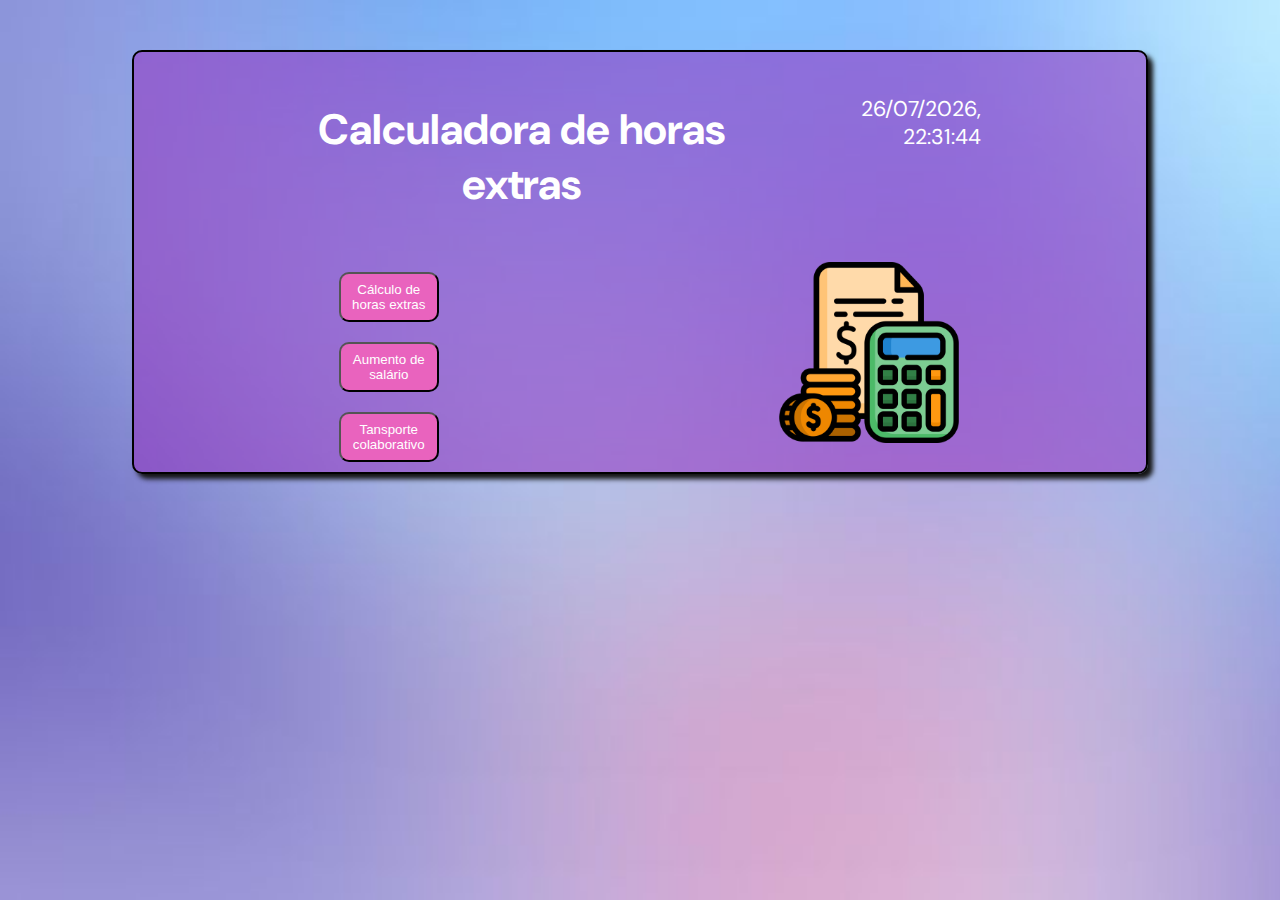
<file: Exercícios de JavaScript/index.html>
<!DOCTYPE html>
<html lang="pt-br">

<head>
    <meta charset="UTF-8">
    <meta name="viewport" content="width=device-width, initial-scale=1.0">

<link rel="preconnect" href="https://fonts.googleapis.com">
<link rel="preconnect" href="https://fonts.gstatic.com" crossorigin>
<link href="https://fonts.googleapis.com/css2?family=DM+Sans:opsz@9..40&display=swap" rel="stylesheet">

<style>
    body {
      background-image: url('gradient.jpg');
      background-repeat: no-repeat;
      background-attachment: fixed;
      background-size: cover;
    }
    </style>

    <title>Horas extras</title>
    <link rel="stylesheet" href="estilo.css">
</head>

<body>
    <div class="box">

        <div class="header">
            <h1>Calculadora de horas extras</h1>
            <p style="text-align: right; margin-right: 5%;" id="data"></p>

            <script>
                function atualizarDataHora() {
                    const dataHoraAtual = new Date();
                    const dataHoraFormatada = dataHoraAtual.toLocaleString('pt-BR');
                    const elementoDataHora = document.getElementById('data');
                    elementoDataHora.textContent = dataHoraFormatada;
                }
                atualizarDataHora();
                setInterval(atualizarDataHora, 1000);

                function mudaFoto(item){
                    document.getElementById("produto").src=item
        }
            </script>
        </div>
        <div class="main">
            <div class="form">
                <a href="ex1/ex1.html" onmousemove="mudaFoto('ex1/hora.png')"><button onclick="limpar()">Cálculo de horas extras</button></a>
                <br>
                <a href="ex2/ex2.html" onmousemove="mudaFoto('ex2/salario.png')"><button onclick="limpar()">Aumento de salário</button></a>
                <br>
                <a href="ex3/ex3.html" onmousemove="mudaFoto('ex3/transporte.png')"><button onclick="limpar()">Tansporte colaborativo</button></a>
                <br>
            </div>
            <div class="principal">
                <img id="inicio" src="inicio.png" width="40%">
        </div>
</body>

</html>
</file>
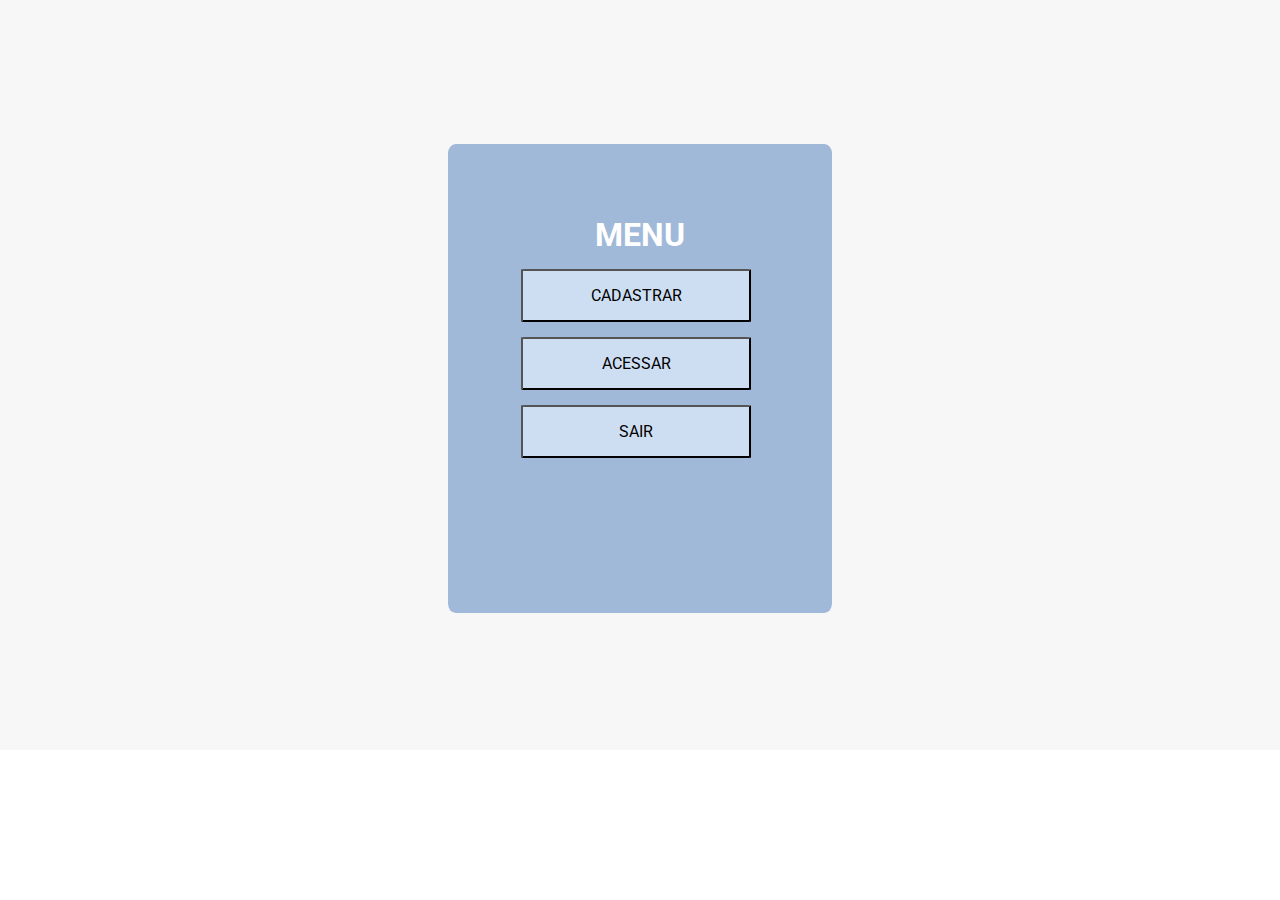
<file: Sistema de RH/index.html>
<!DOCTYPE html>
<html lang="pt-br">
<head>
    <style>
    @import url('https://fonts.googleapis.com/css2?family=Roboto&display=swap');
    </style>
    <meta charset="UTF-8">
    <link rel="stylesheet" href="estilo.css">
    <title>TECH</title>
</head>
<body>
    <header>
    </header>
    <main> 
            <div class="Menu">
            <h1>MENU</h1>
            <a href="cadastro.html"><button>CADASTRAR</button></a>
            <a href="login.html"><button>ACESSAR</button></a>
            <a href="logoff.html"><button>SAIR </button></a>
            </div>
      </main>
</body>
</html>
</file>
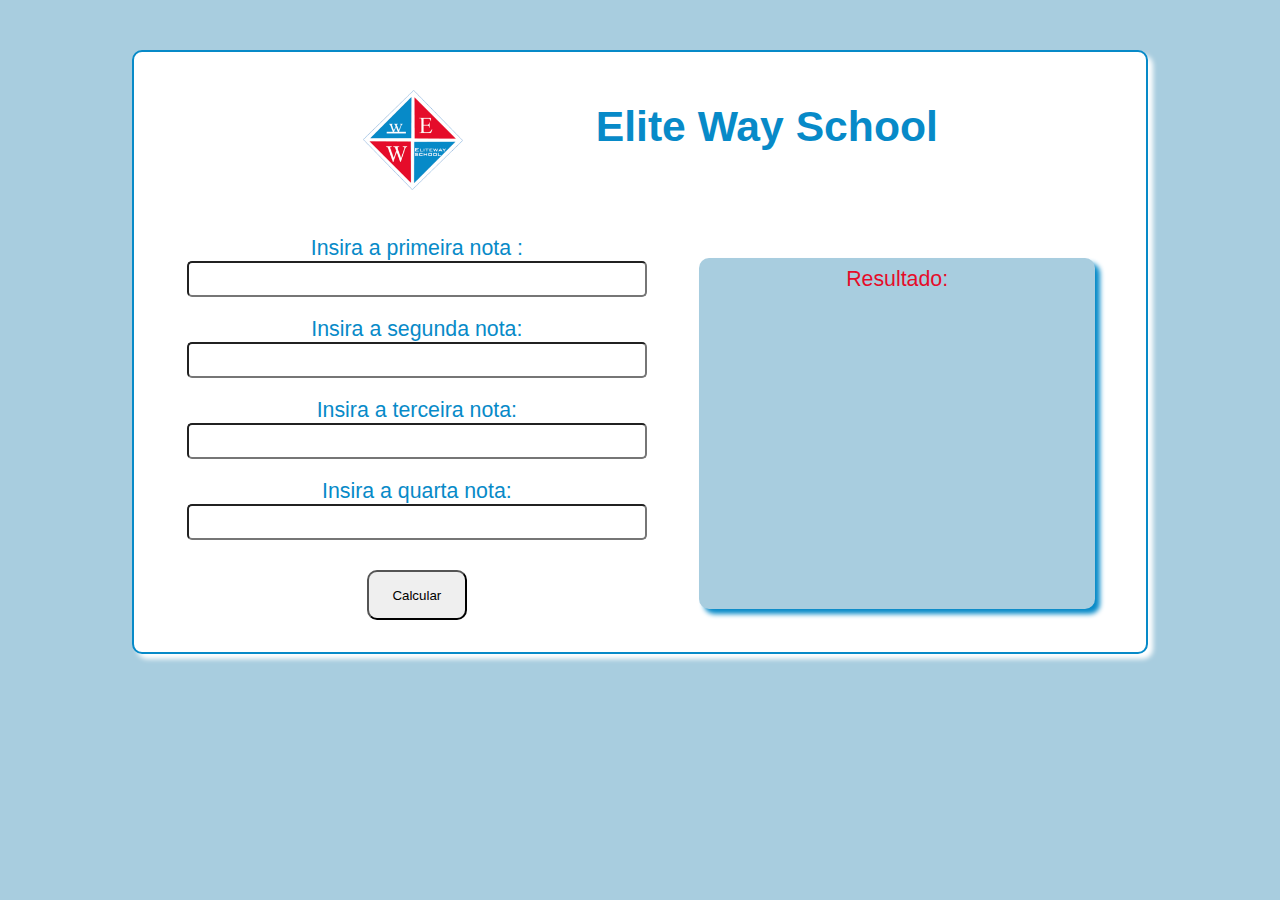
<file: Trabalho em duplas/2/index.html>
<!DOCTYPE html>
<html lang="pt-br">

<head>
    <meta charset="UTF-8">
    <meta name="viewport" content="width=device-width, initial-scale=1.0">
    <title>Exemplo 1</title>
    <link rel="stylesheet" href="estilo.css">
</head>

    <body>
        <div class="box">
            <div class="header">
                <img src="2.png" alt="">

                <h1 style="color: #078AC8;">Elite Way School</h1>
                
            </div>
            <div class="main">
                <div class="form">
                    <label for="salario">Insira a primeira nota :</label>
                    <input type="number" name="n1" id="primeira">
                    <br>
                    <label for="quant_hr_normais">Insira a segunda nota:</label>
                    <input type="number" name="n2" id="segunda">
                    <br>
                    <label for="quant_hr_normais">Insira a terceira nota:</label>
                    <input type="number" name="n2" id="terceira">
                    <br>
                    <label for="quant_hr_fds">Insira a quarta nota:</label>
                    <input type="number" name="n2" id="quarta">
                    <br>
                    <button onclick="media()">Calcular</button>
                    <br>
                </div>
                <div class="resultado">
                    <label for="res">Resultado:</label>
                    <p id="res"> </p>
                </div>
            </div>
            <p style="text-align: right; margin-right: 5%;" id="data"></p>
        </div>
        <script src="codigo.js"> </script>
    </body>
    
    </html>
</file>
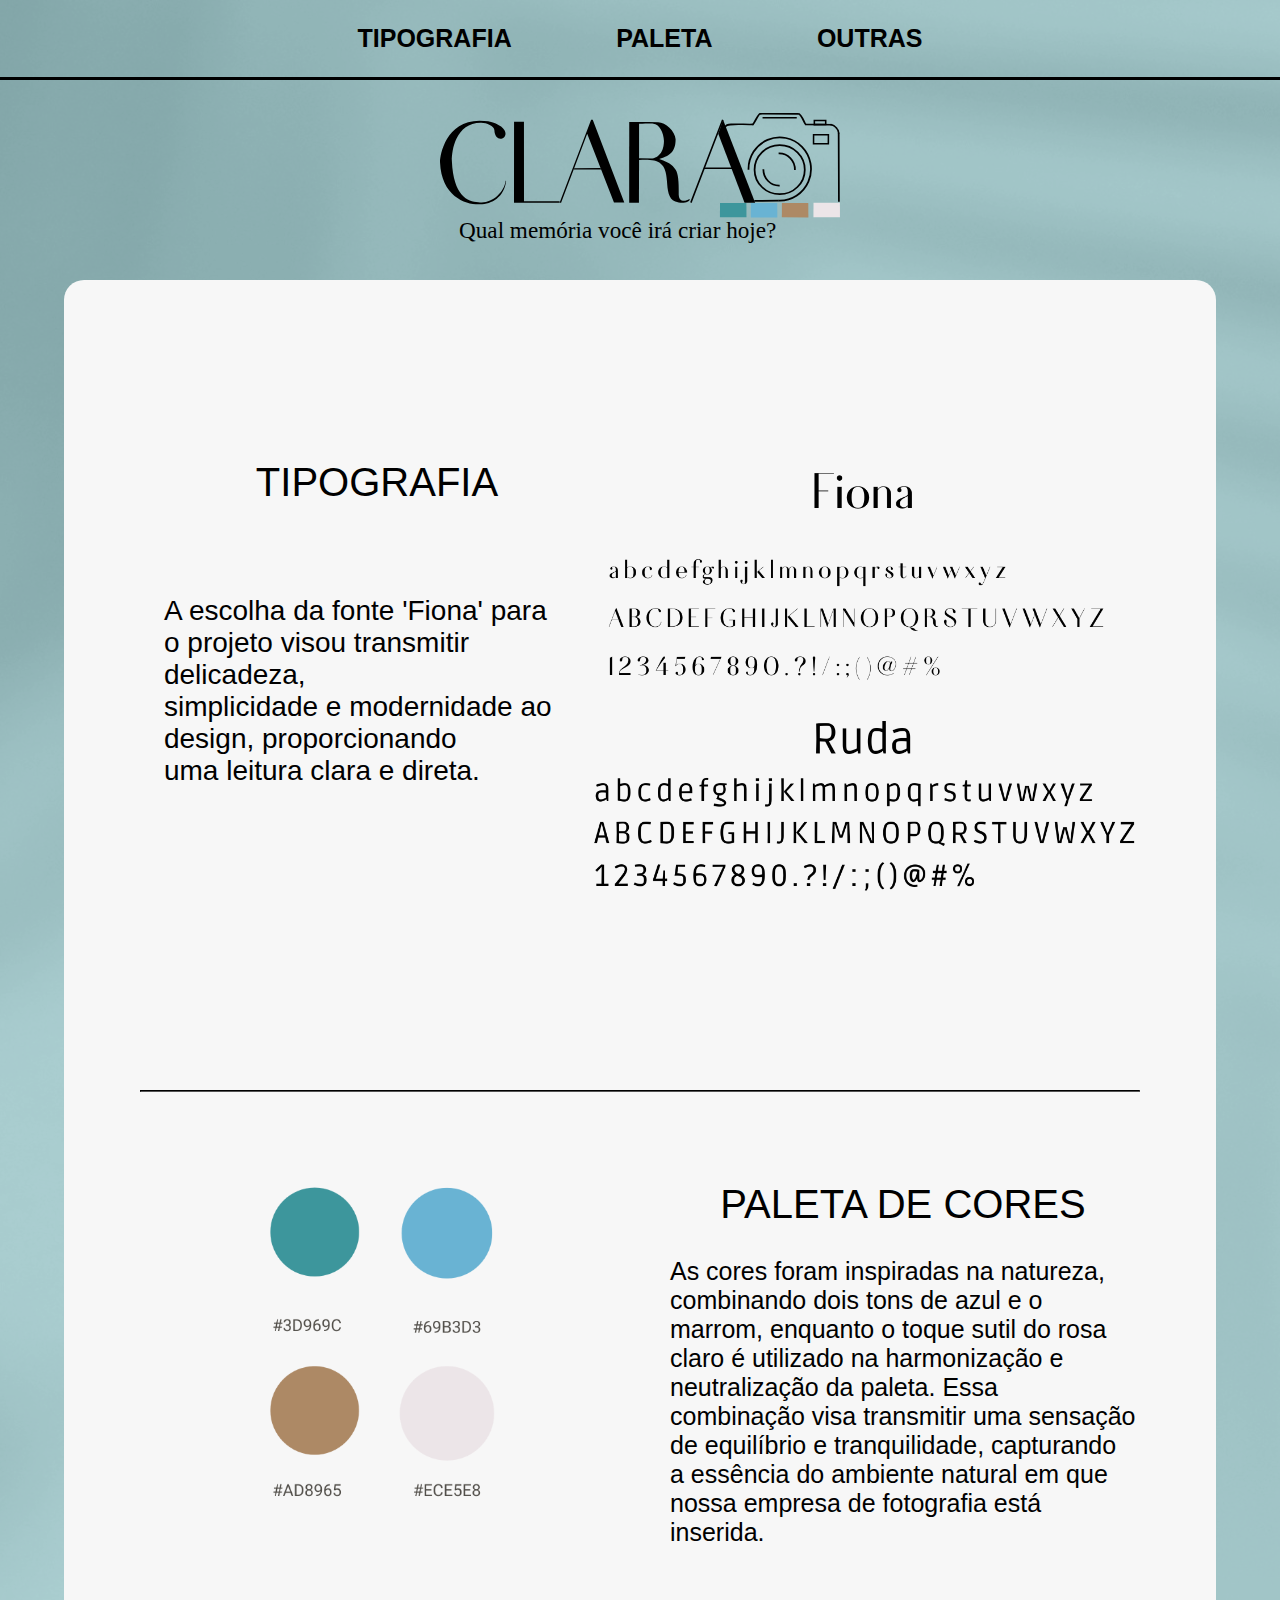
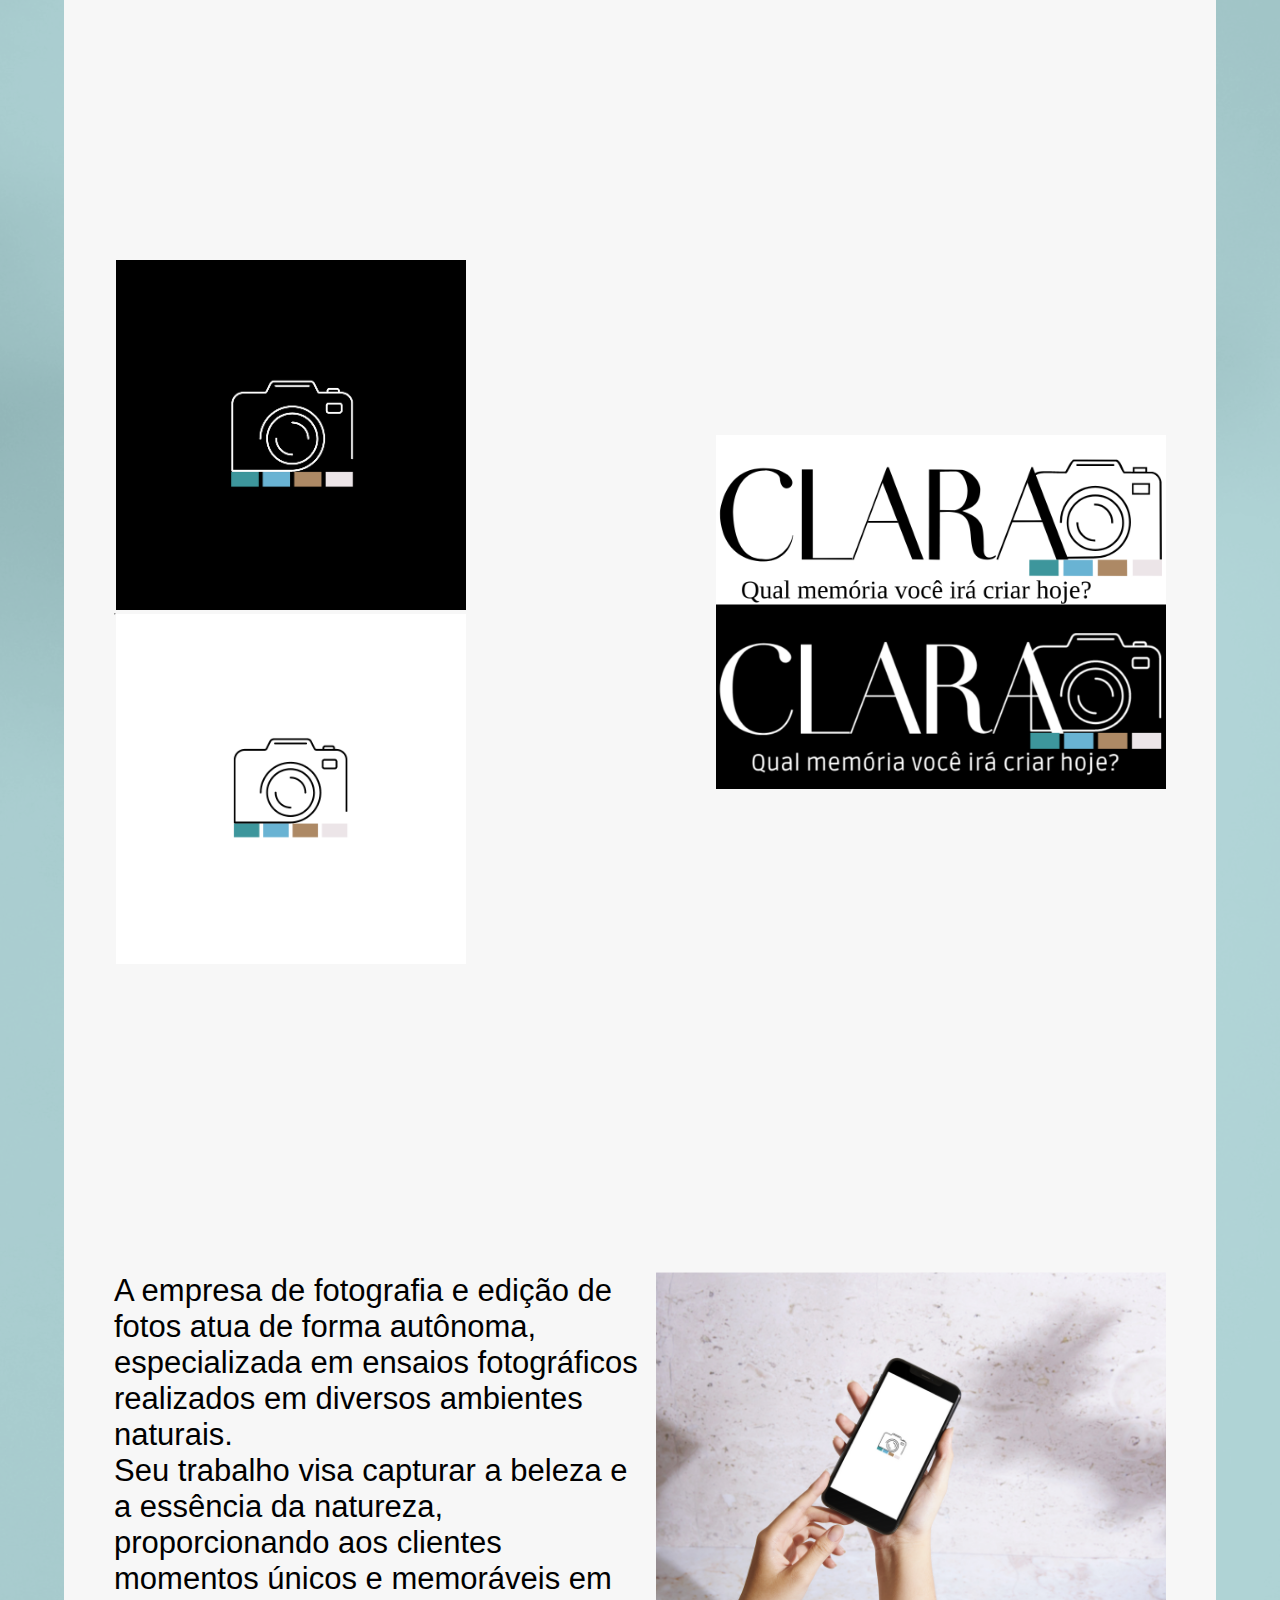
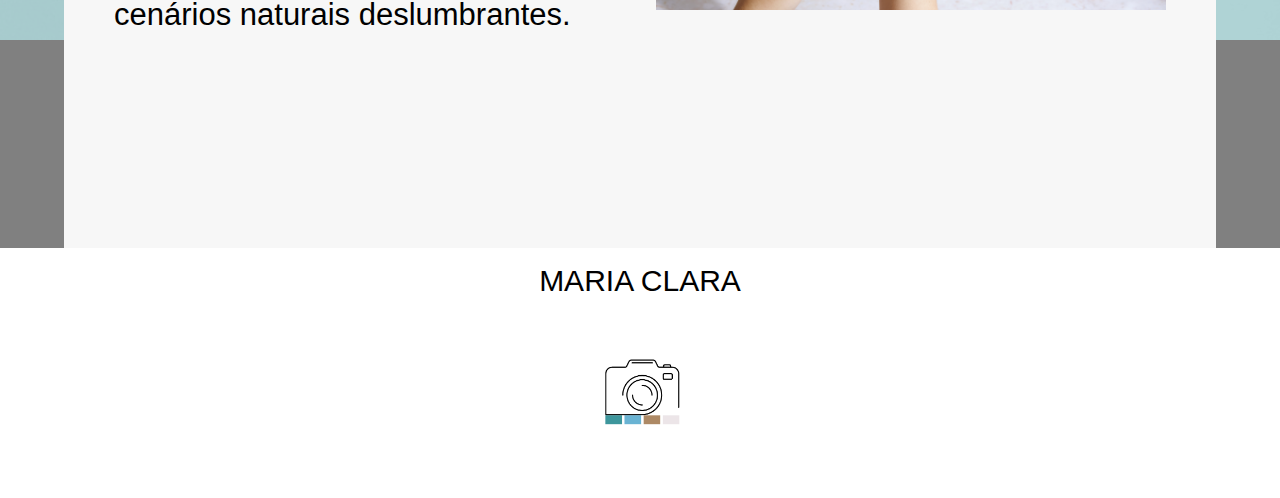
<file: Branding Board/brand.html>
<!DOCTYPE html>
<html lang="pt-br">
    <head>
        <meta charset="UTF-8">
        <title>Brand Board</title>
        <link rel="stylesheet" href= "estilo.css">
    
        <style>
            body{
                background-color: gray;
                background-image: url('imagens/fundo.png');
                background-repeat: no-repeat;
            }
        </style>

        <link rel="preconnect" href="https://fonts.googleapis.com">
        <link rel="preconnect" href="https://fonts.gstatic.com" crossorigin>
        <link href="https://fonts.googleapis.com/css2?family=Roboto:wght@300;400&display=swap" rel="stylesheet">

    </head>
    <body>
        <nav id="menu">
            <ul>
                <li><a href="#tipografia">TIPOGRAFIA</a></li>
                <li><a href="#paleta">PALETA</a></li>
                <li><a href="#outras">OUTRAS</a></li>
            </ul>
        </nav>

        <header>
            <figure>
            <img src= "imagens/logomarca.svg" width="400">
            </figure>
        </header>
        <main>
            <section id="tipografia">
                <article id="tipografiabox">
                    <h2>TIPOGRAFIA</h2>
                    <p>A escolha da fonte 'Fiona' para<br>
                    o projeto visou transmitir delicadeza,<br>
                    simplicidade e modernidade ao<br>
                    design, proporcionando <br> uma leitura
                    clara e direta.</p>
                    </div>
                </article>
                <figure id="tipografiabox2">
                    <img src="imagens/tipografia.png" width="610px">
                </figure>
            </section>

            <section id="paleta">
                <figure>
                    <img src="imagens/paleta.png" width="100">
                </figure>
                <article>
                    <hr class="linhatitulo">
                    <h3>PALETA DE CORES</h3>
                    <p>As cores foram inspiradas na natureza, combinando dois tons de azul e o marrom,
                    enquanto o toque sutil do rosa claro é utilizado na harmonização e neutralização da paleta. 
                    Essa combinação visa transmitir uma sensação de equilíbrio e tranquilidade, 
                    capturando a essência do ambiente natural em que nossa empresa de fotografia está inserida.</p>
                </article>
            </section>

            <section id="outras">
                <hr class="linhatitulo2">
                <article id="imagens1box">
                    <figure>
                        <img src="imagens/logo1.png" width="350">
                        <img src="imagens/logo2.png" width="350">
                    </figure>
                </article>
                
            <figure id="imagens2box">
                    <img src="imagens/logo3.png" width="450">
            </figure>      
            </section>

            <section id="empresa">
                <article id="empresabox">
                    <p>A empresa de fotografia e edição de fotos atua de forma autônoma,<br> 
                    especializada em ensaios fotográficos realizados em diversos ambientes naturais.<br>
                    Seu trabalho visa capturar a beleza e a essência da natureza,<br>
                    proporcionando aos clientes momentos únicos e memoráveis em cenários naturais deslumbrantes.</p>
                </article>
            <figure id="tipografiabox2">
                <img src="imagens/celular.png" width="510px">
            </figure>
            </section>
        </main>

    <footer id="rodape">
        <article>
            <p>MARIA CLARA</p>
        </article>
        <figure>
            <img src="imagens/rodape.png">
            </figure>  
    </footer>

    </body>
</html>
</file>
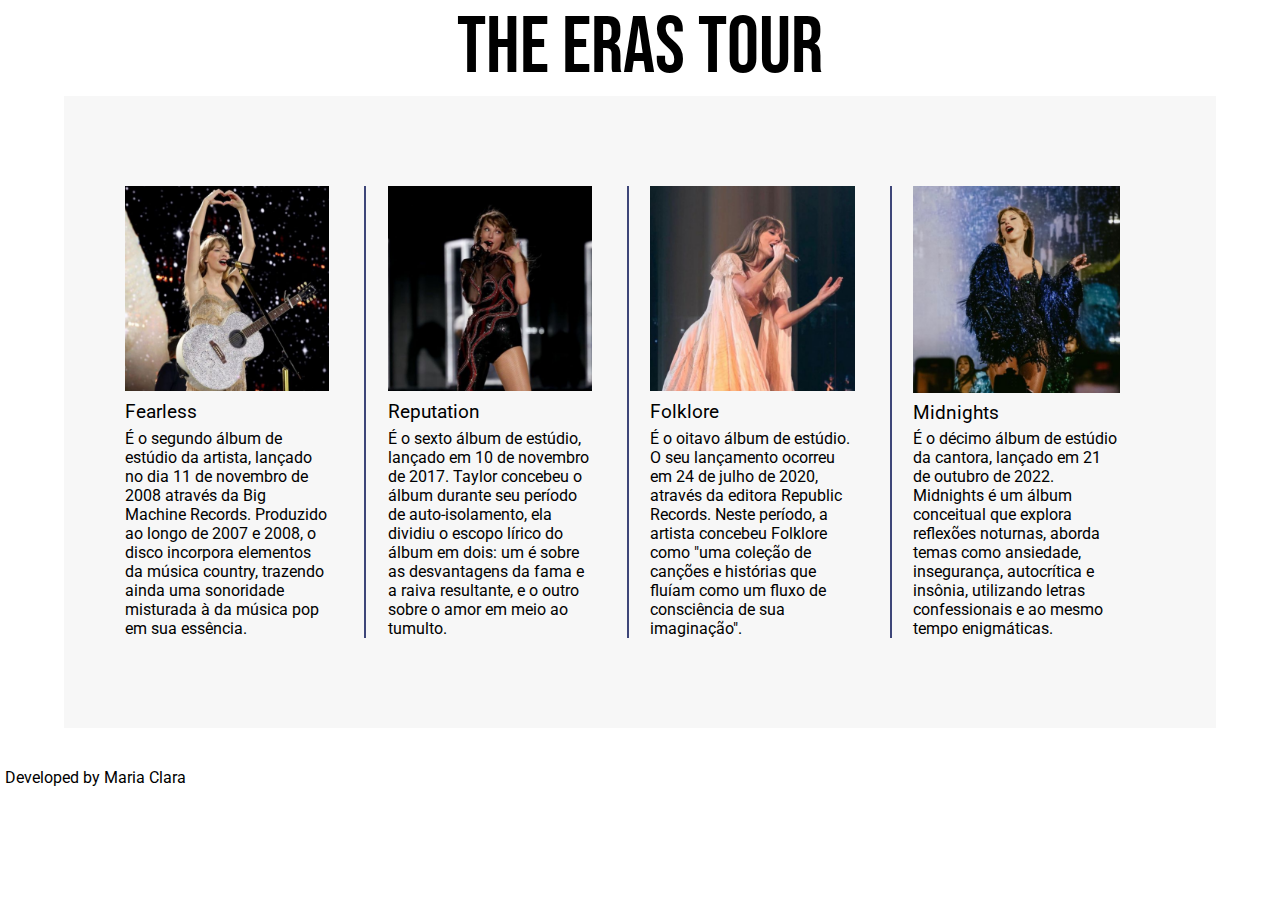
<file: Colunas Responsivas/theeras.html>
<!DOCTYPE html>
<html lang="pt-br">
<head>
    <meta charset="UTF-8">
    <link rel="icon" href="imagens/favicon.ico">
    <title>The Eras Tour</title>
    <link rel="stylesheet" href="estilo.css">

<link rel="preconnect" href="https://fonts.googleapis.com">
<link rel="preconnect" href="https://fonts.gstatic.com" crossorigin>
<link href="https://fonts.googleapis.com/css2?family=Roboto&display=swap" rel="stylesheet">

<link rel="preconnect" href="https://fonts.googleapis.com">
<link rel="preconnect" href="https://fonts.gstatic.com" crossorigin>
<link href="https://fonts.googleapis.com/css2?family=Bebas+Neue&display=swap" rel="stylesheet">

</head>
<body>
    <header>
        <article>
        <h1>THE ERAS TOUR</h1>
        </article>
    </header>
    <main>
        <div class="eras">
            <div class="theeras">
                <figure>
                    <img src="imagens/Fearless.png">
                </figure>
                    <h3>Fearless</h3>
                        <p>É o segundo álbum de estúdio da artista, lançado no dia 11 de novembro de 2008 através da Big Machine Records. 
                        Produzido ao longo de 2007 e 2008, o disco incorpora elementos da música country,
                        trazendo ainda uma sonoridade misturada à da música pop em sua essência.</p>
            </div>
            <div class="theeras">
                <figure>
                    <img src="imagens/Reputation.png">
                </figure>
                    <h3>Reputation</h3>
                    <p>É o sexto álbum de estúdio, lançado em 10 de novembro de 2017. 
                        Taylor concebeu o álbum durante seu período de auto-isolamento, ela dividiu o escopo lírico do álbum em dois:
                    um é sobre as desvantagens da fama e a raiva resultante, e o outro sobre o amor em meio ao tumulto.</p>

            </div>
            <div class="theeras">
                <figure>
                    <img src="imagens/Folklore.png">
                </figure>
                    <h3>Folklore</h3>
                    <p>É o oitavo álbum de estúdio. O seu lançamento ocorreu em 24 de julho de 2020,
                    através da editora Republic Records. Neste período, a artista concebeu Folklore como
                    "uma coleção de canções e histórias que fluíam como um fluxo de consciência de sua imaginação".</p>
            </div>
        
            <div class="theeras">
                <figure>
                    <img src="imagens/Midnights.png">
                </figure>
                    <h3>Midnights</h3>
                    <p>É o décimo álbum de estúdio da cantora, lançado em 21 de outubro de 2022.
                    Midnights é um álbum conceitual que explora reflexões noturnas, aborda temas como ansiedade, insegurança, autocrítica e
                    insônia, utilizando letras confessionais e ao mesmo tempo enigmáticas. </p>
            </div>
        </div>
        
    </main>

    <footer>
        <p>Developed by Maria Clara</p>
    </footer>

</body>
</html>
</file>
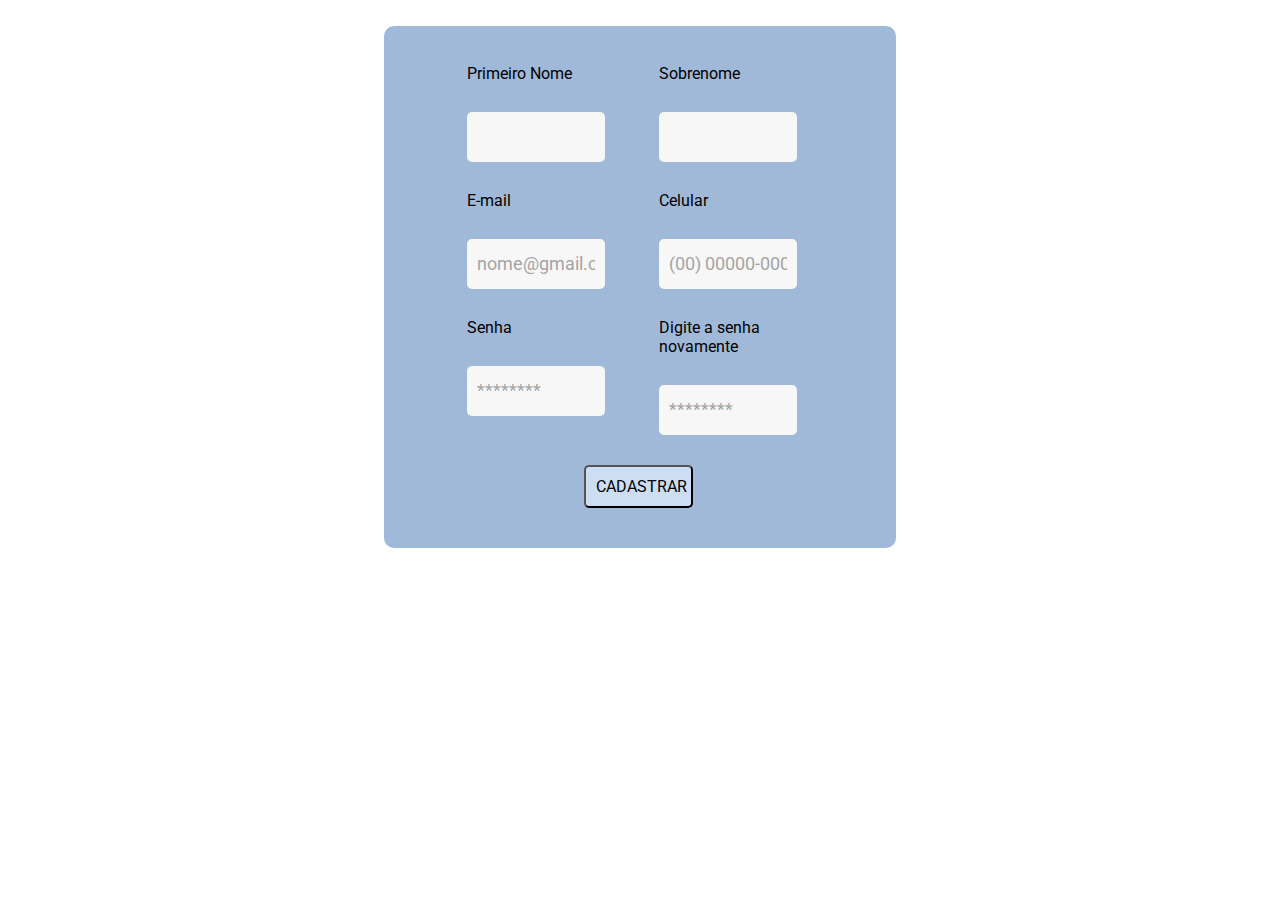
<file: Sistema de RH/cadastro.html>
<!DOCTYPE html>
<html lang="pt-br">
<head>
    <style>
        @import url('https://fonts.googleapis.com/css2?family=Roboto&display=swap');
      </style>
    <meta charset="UTF-8">
    <link rel="stylesheet" href="estilo.css">
    <title>Tech Cadastro</title>
</head>
<body>
    <section id="CADASTRO">
        <form>
            <div class="form_row">
              <div class="form_col">
                <label>Primeiro Nome</label><br>
                <input type="text" name="name" size="40" required ><br>
              </div>
              <div class="form_col">
                <label>Sobrenome</label><br>
                <input type="text" name="sobrenome" size="20" required><br>
              </div>
            </div>
    
            <div class="form_row">
              <div class="form_col">
                <label>E-mail</label><br>
                <input type="email" name="e-mail" size="40" placeholder="nome@gmail.com" required><br>
              </div>
              <div class="form_col">
                <label>Celular</label><br>
                <input type="tel" name="telefone" size="18" placeholder="(00) 00000-0000" required maxlength="14"><br>
              </div>
            </div>
    
            <div class="form_row">
              <div class="form_col">
                <label>Senha</label><br>
                <input type="text" name="senha" size="20" placeholder="********" required><br>
              </div>
              <div class="form_col">
                <label>Digite a senha novamente</label><br>
                <input type="text" name="senha" size="20" placeholder="********" required><br>
              </div>
            </div>
          </form>
          <a href="index.html"><input type="submit" name="botao" value="CADASTRAR" class="botao"></a>
    </section>
</body>
</html>
</file>
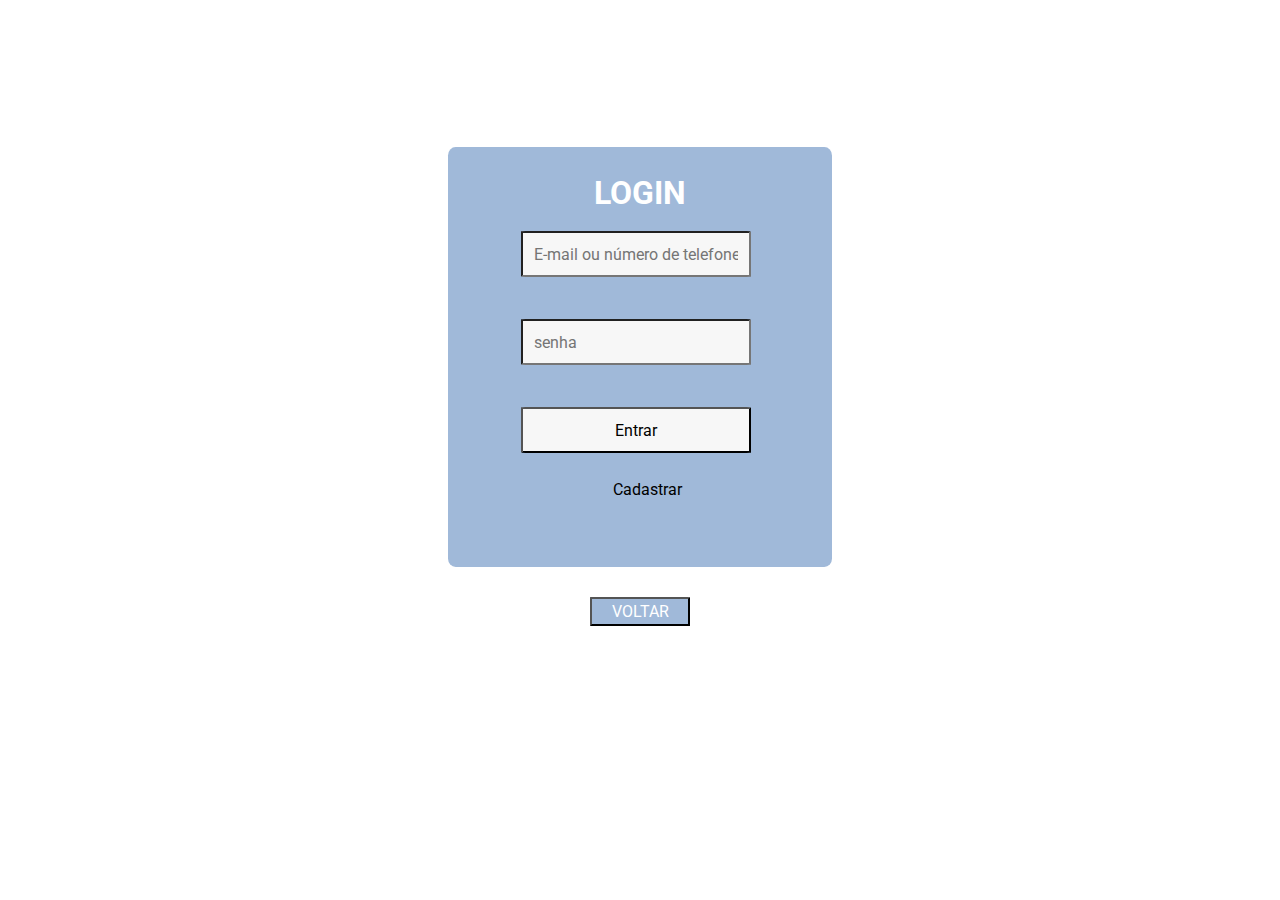
<file: Sistema de RH/login.html>
<!DOCTYPE html>
<html lang="pt-br">
<head>
    <style>
        @import url('https://fonts.googleapis.com/css2?family=Roboto&display=swap');
      </style>
    <meta charset="UTF-8">
    <link rel="stylesheet" href="estilo.css">
    <title>Tech Login</title>
</head>
<body>
    <section id="Acesso">
        <div class="LOGIN">
            <form>
                <h1>LOGIN</h1>
                <input type="text" name="user" placeholder="E-mail ou número de telefone" required><br>
                <input type="password" name="senha" placeholder="senha " required><br>
                <input type="submit" value="Entrar"><br>
                <a href="cadastro.html" class="ajuda">Cadastrar</a>
              </form>
        </div>
        <a href="index.html" style="height: 50px; width:100px ;"><button>VOLTAR</button></a>
    </section>  
</body>
</html>
</file>
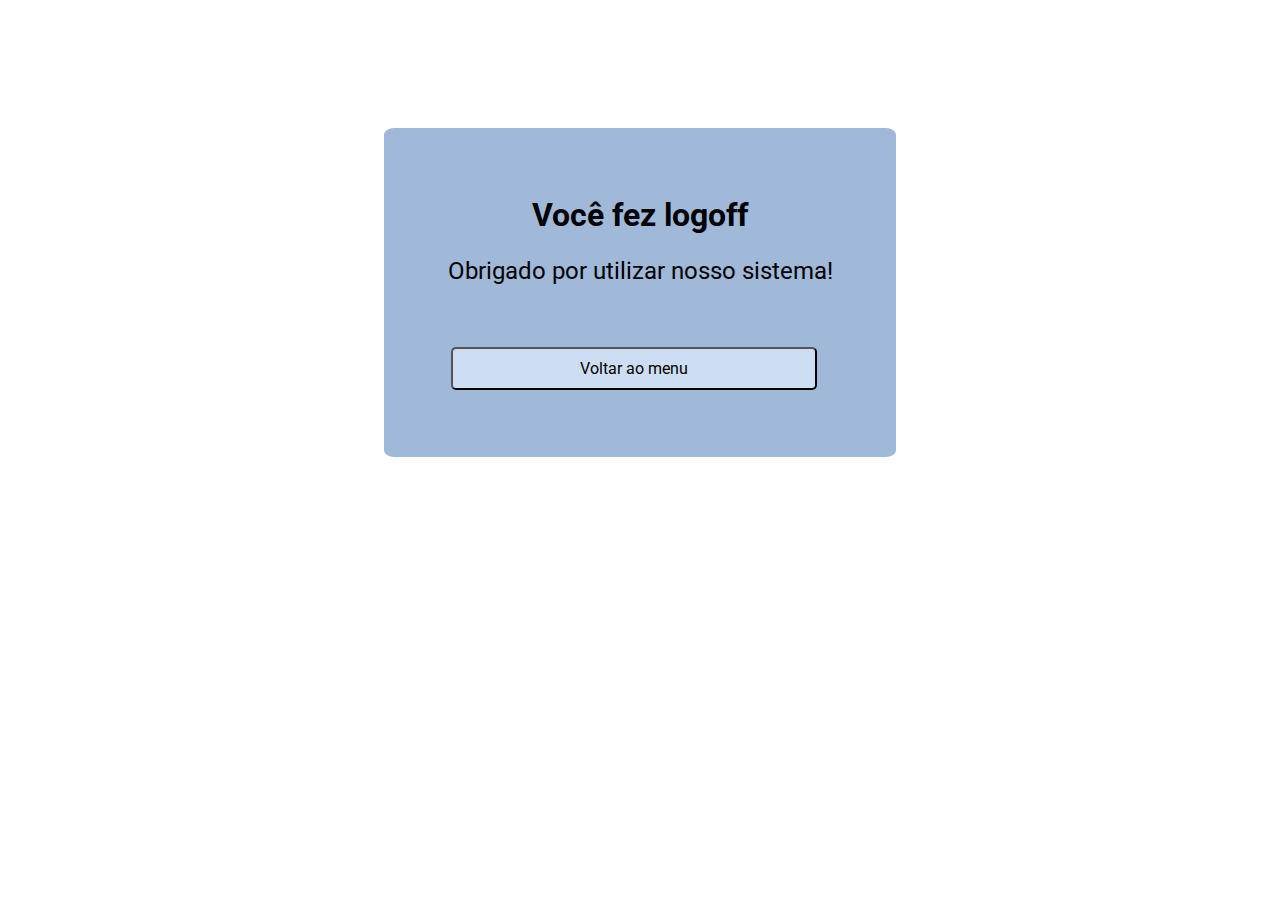
<file: Sistema de RH/logoff.html>
<!DOCTYPE html>
<html lang="pt-br">
<head>
    <style>
        @import url('https://fonts.googleapis.com/css2?family=Roboto&display=swap');
      </style>
    <title>Logoff</title>
<meta charset="utf-8">
<link rel= "stylesheet" href="estilo.css">
</head>
<body>
    <section id="logoff">
        <div class="saida">
        <h3>Você fez logoff</h3>
        <p>Obrigado por utilizar nosso sistema!</p>
        <a href="index.html"><input type="submit" name="botao" value="Voltar ao menu" class="botao"></a>
        </div>
    </section>
</body>
</html>
</file>
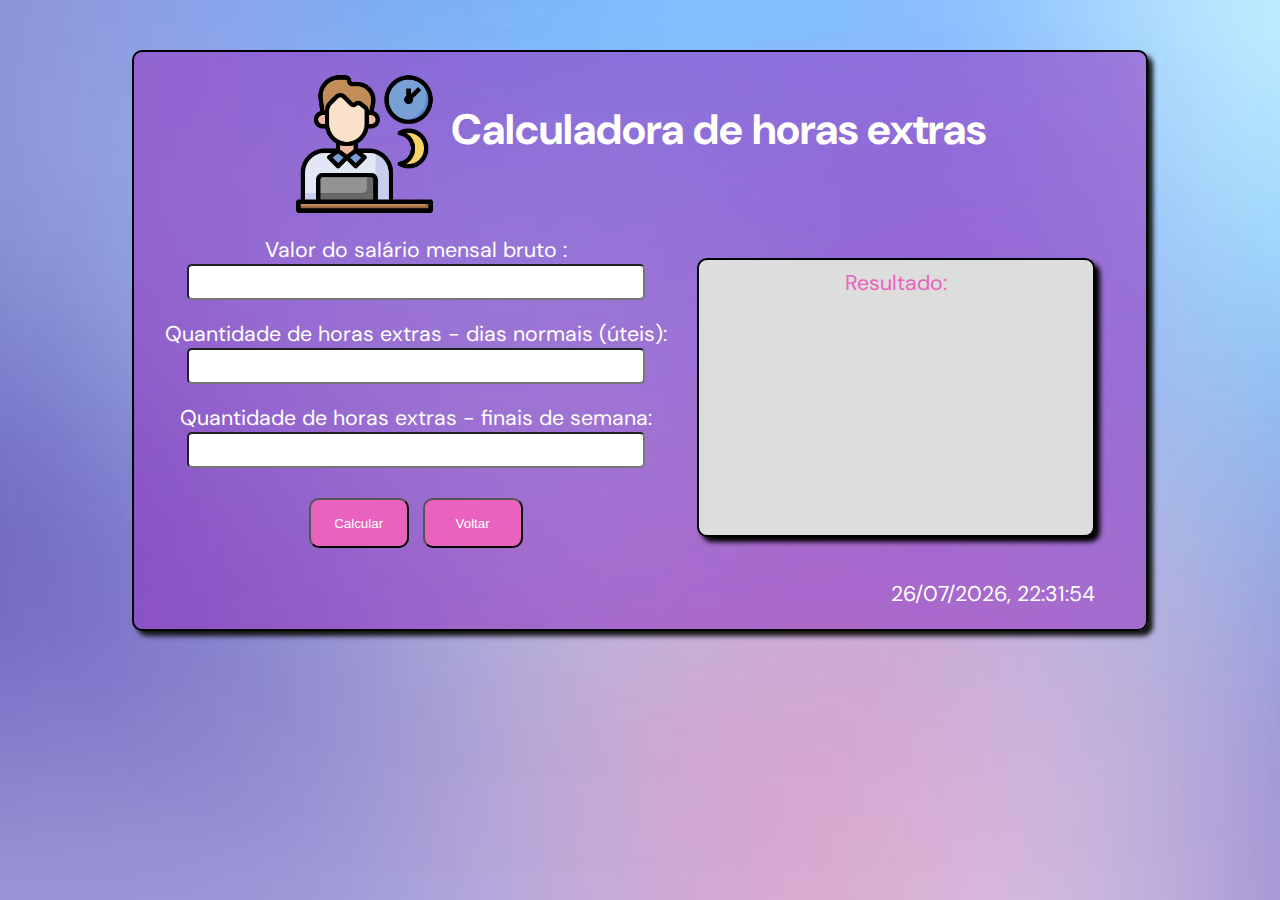
<file: Exercícios de JavaScript/ex1/ex1.html>
<!DOCTYPE html>
<html lang="pt-br">

<head>
    <meta charset="UTF-8">
    <meta name="viewport" content="width=device-width, initial-scale=1.0">

<link rel="preconnect" href="https://fonts.googleapis.com">
<link rel="preconnect" href="https://fonts.gstatic.com" crossorigin>
<link href="https://fonts.googleapis.com/css2?family=DM+Sans:opsz@9..40&display=swap" rel="stylesheet">

<style>
    body {
      background-image: url('gradient.jpg');
      background-repeat: no-repeat;
      background-attachment: fixed;
      background-size: cover;
    }
</style>

    <title>Horas extras</title>
    <link rel="stylesheet" href="estilo1.css">
</head>

<body>
    <div class="box">

        <div class="header">
            <img src="hora.png" alt="">
            <h1>Calculadora de horas extras</h1>
        </div>
        <div class="main">
            <div class="form">
                <label for="salario">Valor do salário mensal bruto :</label>
                <input type="number" name="n1" id="salario">
                <br>
                <label for="quant_hr_normais">Quantidade de horas extras - dias normais (úteis):</label>
                <input type="number" name="n2" id="quant_hr_normais">
                <br>
                <label for="quant_hr_fds">Quantidade de horas extras - finais de semana:</label>
                <input type="number" name="n2" id="quant_hr_fds">
                <br>
                <button onclick="calcular()">Calcular</button>
                <a href="../index.html"><button onclick="limpar()">Voltar</button></a>
                <br>
            </div>
            <div class="resultado">
                <label for="res">Resultado:</label>
                <p id="res"> </p>
            </div>
        </div>
        <p style="text-align: right; margin-right: 5%;" id="data"></p>
    </div>
    <script src="codigo.js"> </script>
</body>

</html>
</file>
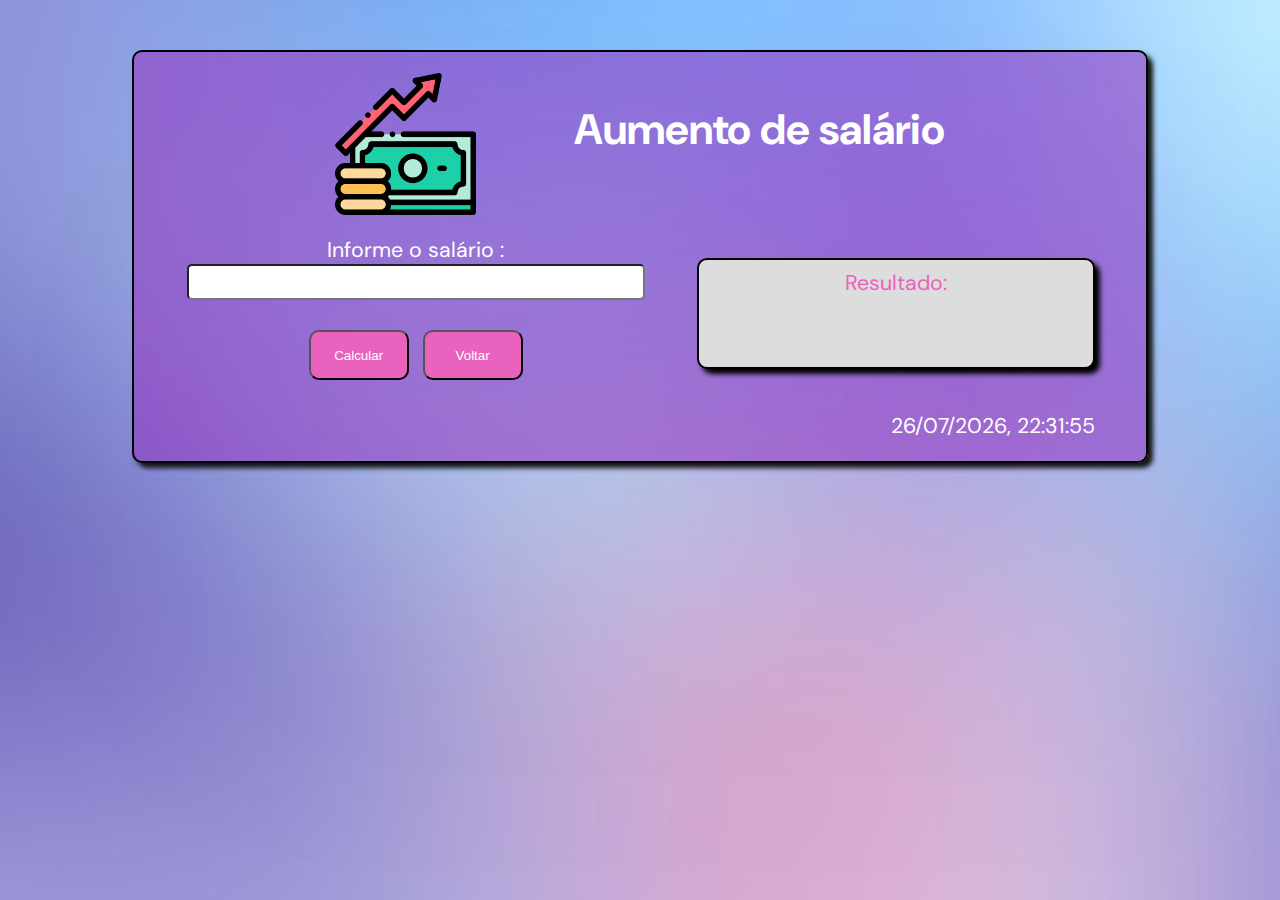
<file: Exercícios de JavaScript/ex2/ex2.html>
<!DOCTYPE html>
<html lang="pt-br">
<head>
    <meta charset="UTF-8">
    <meta name="viewport" content="width=device-width, initial-scale=1.0">
    <title>Auento de salário</title>

    <link rel="preconnect" href="https://fonts.googleapis.com">
    <link rel="preconnect" href="https://fonts.gstatic.com" crossorigin>
    <link href="https://fonts.googleapis.com/css2?family=DM+Sans:opsz@9..40&display=swap" rel="stylesheet">

<style>
    body {
      background-image: url('gradient.jpg');
      background-repeat: no-repeat;
      background-attachment: fixed;
      background-size: cover;
    }
    </style>

    <title>Aumento de salário</title>
    <link rel="stylesheet" href="estilo2.css">
</head>
<body>
    <div class="box">

        <div class="header">
            <img src="salario.png" alt="">
            <h1>Aumento de salário</h1>
        </div>
        <div class="main">
            <div class="form">
                <label for="salario">Informe o salário :</label>
                <input type="number" name="n1" id="salario">
                <br>
                <button onclick="calcular()">Calcular</button>
                <a href="../index.html"><button onclick="limpar()">Voltar</button></a>
                <br>
            </div>
            <div class="resultado">
                <label for="res">Resultado:</label>
                <p id="res"> </p>
            </div>
        </div>
        <p style="text-align: right; margin-right: 5%;" id="data"></p>
    </div>
    <script src="codigo2.js"> </script>
    
</body>
</html>
</file>
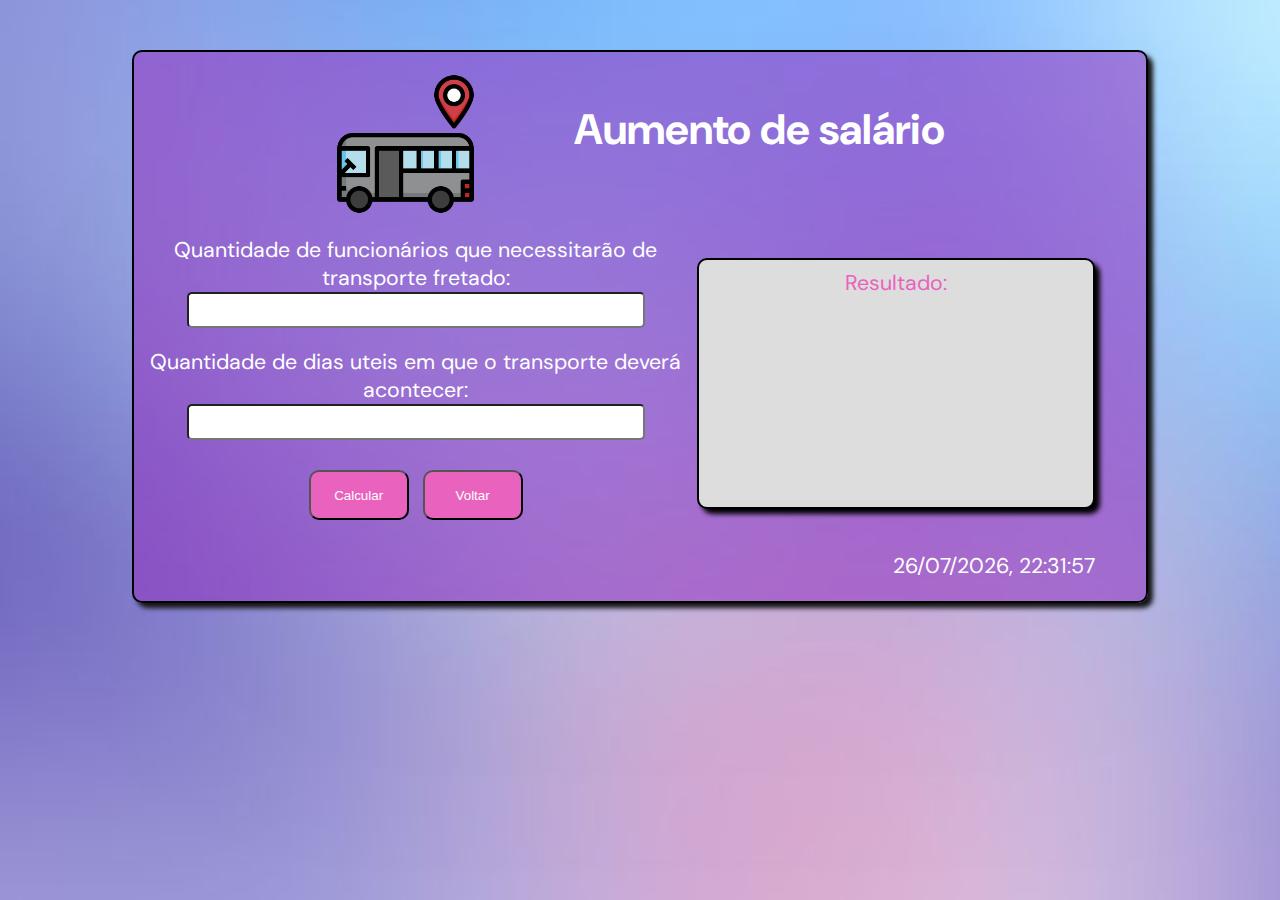
<file: Exercícios de JavaScript/ex3/ex3.html>
<!DOCTYPE html>
<html lang="pt-br">
<head>
    <meta charset="UTF-8">
    <meta name="viewport" content="width=device-width, initial-scale=1.0">
    <title>Transporte de colaboradores</title>

    <link rel="preconnect" href="https://fonts.googleapis.com">
    <link rel="preconnect" href="https://fonts.gstatic.com" crossorigin>
    <link href="https://fonts.googleapis.com/css2?family=DM+Sans:opsz@9..40&display=swap" rel="stylesheet">

<style>
    body {
      background-image: url('gradient.jpg');
      background-repeat: no-repeat;
      background-attachment: fixed;
      background-size: cover;
    }
    </style>

    <title>Transporte de colaboradores</title>
    <link rel="stylesheet" href="estilo3.css">
</head>
<body>
    <div class="box">

        <div class="header">
            <img src="transporte.png" alt="">
            <h1>Aumento de salário</h1>
        </div>
        <div class="main">
            <div class="form">
                <label for="funcionarios">Quantidade de funcionários que necessitarão de transporte fretado: </label>
                <input type="number" name="n1" id="funcionarios">
                <br>
                <label for="dias_uteis">Quantidade de dias uteis em que o transporte deverá acontecer: </label>
                <input type="number" name="n2" id="dias_uteis">
                <br>
                <button onclick="calcular()">Calcular</button>
                <a href="../index.html"><button onclick="limpar()">Voltar</button></a>
                <br>
            </div>
            <div class="resultado">
                <label for="res">Resultado:</label>
                <p id="res"> </p>
            </div>
        </div>
        <p style="text-align: right; margin-right: 5%;" id="data"></p>
    </div>
    <script src="codigo3.js"> </script>
    
</body>
</html>
</file>
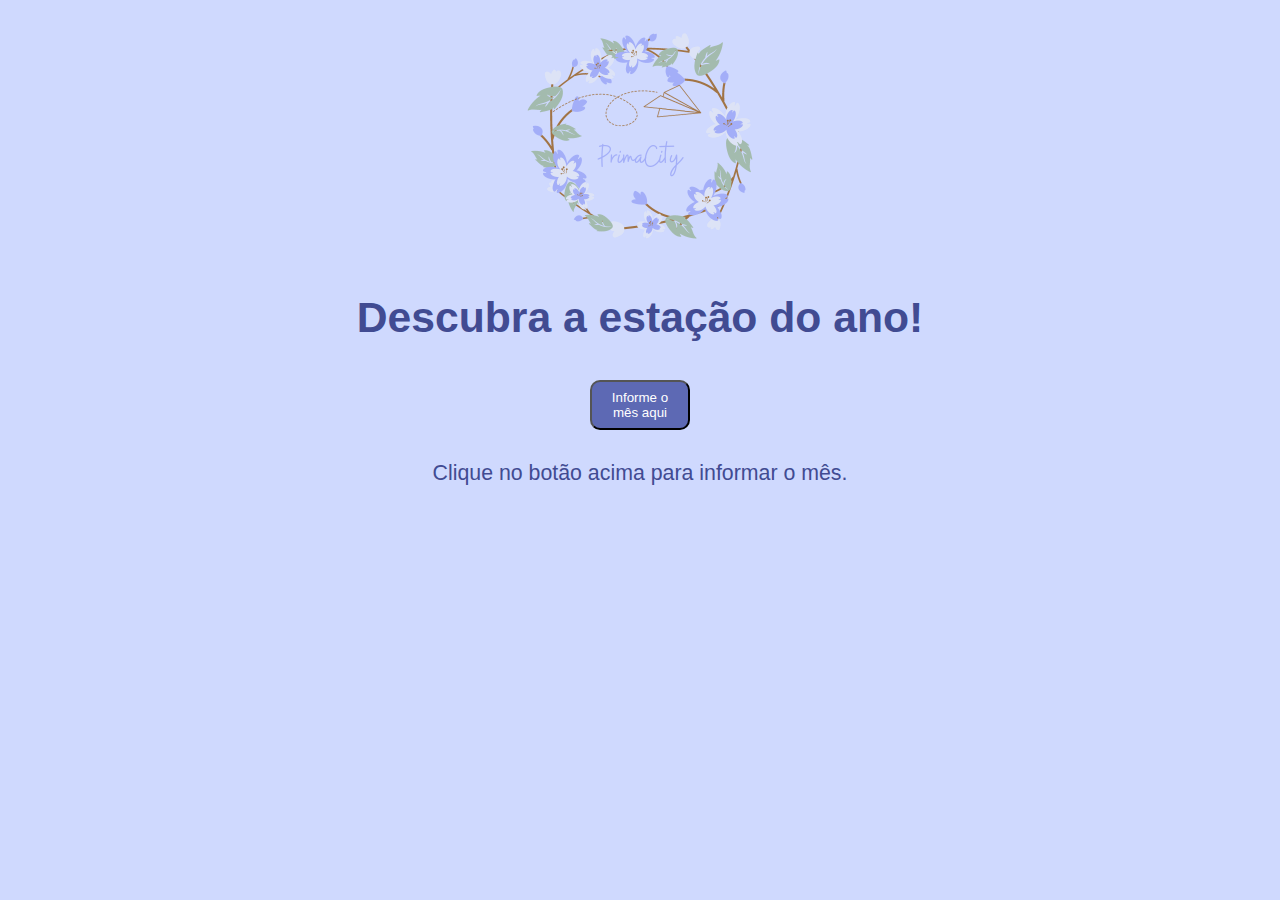
<file: Trabalho em duplas/1/estacoes.html>
<!DOCTYPE html>
<html lang="pt-br">
<head>
    <meta charset="UTF-8">
    <meta name="viewport" content="width=device-width, initial-scale=1.0">
    <title>Estações do ano</title>
    <link rel="stylesheet" href="estilo.css">
    
</head>
<body>
    <img src="primacity.png" alt="" width="250px">
    <h1>Descubra a estação do ano!</h1>
    <button onclick="verifica_estacao()" id="botao">Informe o mês aqui</button>
    <section id="saida">
        <p>Clique no botão acima para informar o mês.</p>
    </section>

    <script src="estacoes_do_ano.js"></script>
</body>
</html>
</file>
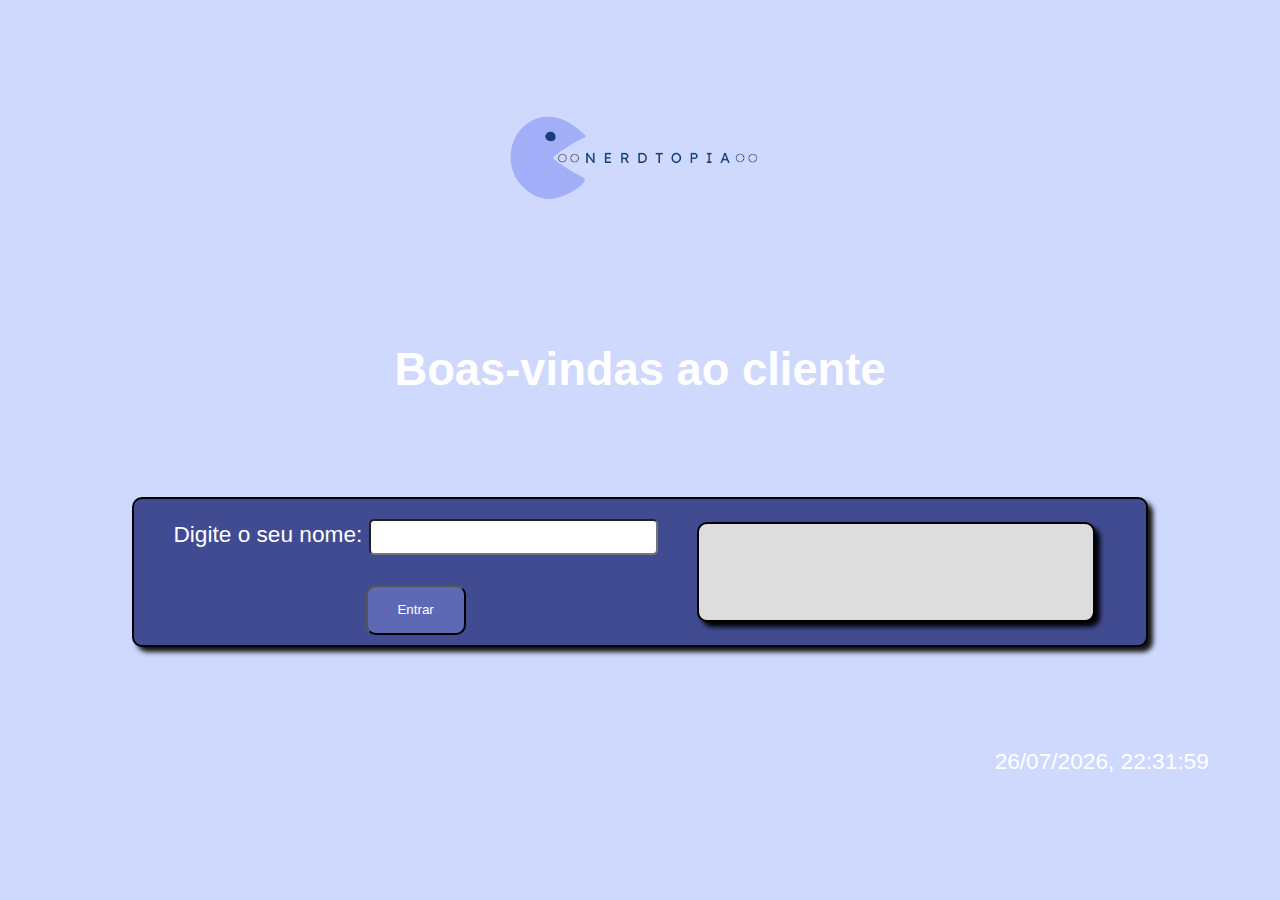
<file: Trabalho em duplas/3/hora.html>
<!DOCTYPE html>
<html lang="pt-br">
<head>
    <meta charset="UTF-8">
    <meta name="viewport" content="width=device-width, initial-scale=1.0">
    <title>Data e Hora</title>
    <link rel="stylesheet" href="estilo.css">
</head>
<body>
    <img src="nerd.png" alt="" width="300px">
    <h1>Boas-vindas ao cliente</h1>
    <div class="box">
        <div class="main">
            <div class="form">
                <label for="nomes">Digite o seu nome: </label>
                <input type="text" name="nomes" id="nomes">
                <br>
                <button onclick="dataHora()">Entrar</button>
            </div>
                <div class="resultado">
                    <label for="res"></label>
                    <p id="res"> </p>
                </div>
        </div>
    </div>
            <p style="text-align: right; margin-right: 5%;" id="data"></p>
        </div>
    <script src="data.js"> </script>
</body>
</html>
</file>
<file: Exercícios de JavaScript/estilo.css>
/*Document*/

body {
    background-color:#ce52bebb;
    color: white;
    font: 16pt Arial;
    text-align: center;
    font-family: 'DM Sans', sans-serif;
}

.box {
    width: 80%;
    height: 80%;
    margin: 50px auto;
    border: 2px black solid;
    background-color: #9234c18f;
    border-radius: 10px;
    box-shadow: 5px 5px 5px #141414;
    text-align: center;
}
.header{
    width: 75%;
    margin: 1em auto;
    display: flex;
    justify-content: space-around;
}
.header img{
    width: 20%;
    height: auto;
}
.main{
    display: flex;
    width: 95%;
}
.form{
    width: 60%;
}
input {
    height: 30px;
    width: 80%;
    margin-bottom: 20px;
    border-radius: 5px;
}

button {
    width: 100px;
    height: 50px;
    border-radius: 10px;
    margin: 10px 4px;
    background-color:#E963BE;
    color: white;
}
</file>
<file: Trabalho em duplas/2/estilo.css>
body {
    background-color: #A8CDDF;
    color:#078AC8;
    font: 16pt Arial;
    text-align: center;
}

.box {
    width: 80%;
    height: 80%;
    margin: 50px auto;
    border: 2px #078AC8 solid;
    background-color: #fff;
    border-radius: 10px;
    box-shadow: 5px 5px 5px #fff;
    text-align: center;
}
.header{
    width: 70%;
    margin: 1em auto;
    display: flex;
    justify-content: space-around;
}
.header img{
    width: 20%;
    height: auto;
}
.main{
    display: flex;
    width: 95%;
}
.form{
    width: 60%;
}
.resultado{
    width:40%;
    margin: 1em auto;
    padding: 1%;
    color: #E50C2A;
    border: 2px #E50C2A;
    background-color: #A8CDDF;
    border-radius: 10px;
    box-shadow: 5px 5px 5px #078AC8;
}

input {
    height: 30px;
    width: 80%;
    margin-bottom: 20px;
    border-radius: 5px;
}

#res {
    font-size: normal;
    text-align: justify;
}

button {
    width: 100px;
    height: 50px;
    border-radius: 10px;
    margin: 10px 4px;
}
</file>
<file: Branding Board/estilo.css>
/* DOC CSS */

/* Bordas de visualização */
/* *{
    border: 1px solid red;
} */

*{
    margin: 0;
    padding: 0;
    box-sizing: border-box;
    font-family: 'Roboto Light', sans-serif;
    font-weight: 400;
}

@import url('https://fonts.googleapis.com/css2?family=Roboto:wght@300;400&display=swap');

body{
    font-family: 'Roboto Light', sans-serif;
    font-weight: 400;
}

header{
    height: 200px;
    display: flex;
    justify-content: center;
    align-items: center;
}

#menu{
    height: 80px;
    display: flex;
    justify-content: center;
    align-items: center;
    border-bottom: black 3px solid;
}
#menu ul{
    list-style: none;
}
#menu ul li{
    display: inline;
}
#menu ul li a{
    text-decoration: none;
    font-size: 25px;
    padding: 24px 50px 24px 50px;
    font-weight: 900;
    color: black;
}
#menu ul li a:hover{
    color: azure;
}

main{
	display: flex;
	justify-content: center;
    flex-direction: column;
	padding: 80px 50px;
    background-color: #f7f7f7;
    border-top-left-radius: 20px;
    border-top-right-radius: 20px;
    width: 90%;
    margin: auto;
}
/* TIPOGRAFIA */

.linhatitulo{
    position: relative;
    top: -70px;
    right: 500px;
    width: 1000px;
    border-color:black;
}
#tipografia{
    height: 650px;
    width: 100%;
    display: flex;
    justify-content: center;
    align-items: center;
}

#tipografia #tipografiabox{
    width: 45%;
    height: 450px;
    display: flex;
    align-items: center;
    flex-direction: column;
    font-size: 30px;
}
#tipografia #tipografiabox p {
    width: 90%;
    height: 410px;
    font-size: 28px;
}

#tipografia #tipografiabox h2{
    font-size: 40px;
    text-align: center;
    padding-bottom: 90px;
}

#tipografia #tipografiabox2{
    width: 50%;
    height: 450px;
    display: flex;
    justify-content: center;
    align-items: center;
}
#tipografia #tipografiabox img{
    width: 90%;
}

/* PALETA */

#paleta{
    height: 750px;
    display: flex;
    justify-content: center;
    align-items: center;
    flex-wrap: wrap;
}

#paleta article, #paleta figure{
    width: 50%;
    height: 470px;
    text-align: center;
    padding-top: 10px;
}

#paleta img{
    width: 70%;
}
#paleta article h3{
    font-size: 40px;
    margin: 20px;
}
#paleta p{
    font-size: 25px;
    margin: 30px;
    text-align: left;
}

#outras{
    padding: 100px 0 150px 0;
    display: flex;
    justify-content: center;
    align-items: center;
   }
  
   
#imagens2box{
    padding-left: 20px;
}
#empresa{
    height: 650px;
    width: 100%;
    display: flex;
    justify-content: center;
    align-items: center;
    padding-top:80px;
    padding-bottom: 80px;
}
#empresa #empresabox{
    height: 340px;
    width: 680px;
    padding-right: 15px;
}
#empresabox p{
    font-size: 31px;
}

#rodape{
    height: 250px;
    background-color: #fff;
    display: flex;
    justify-content: center;
    flex-direction: column;
    align-items: center;
}
#rodape article{
    height: 35px;
}
#rodape p{
    font-size: 30px;
}
#rodape img{
    height: 160px;
    margin-top: 20px;
    padding-bottom: 15px;
}
</file>
<file: Colunas Responsivas/estilo.css>
/* DOC CSS */
/* Bordas de visualização */
/**{
    border: 1px solid black;
}*/

*{
    margin: 0;
    padding: 0;
    box-sizing: border-box;
    font-family: 'Roboto', sans-serif;
    font-weight: 400;

}

body{
    font-family: 'Roboto', sans-serif;
    font-weight: 400;
}

main{
	padding: 80px 50px;
    background-color: #f7f7f7;
    width: 90%;
    margin: auto;
}

.eras{
    display: flex;
    flex-wrap: wrap;
    flex-direction: row;
    justify-content: flex-start;
    width: 100%;
    margin: 10px 0 10px 0;
}
article{
    display: flex;
    align-items: center;
    justify-content: center;
}
h1 {
    height: auto;
    transition: 0.3s cubic-bezier(0.175, 0.885, 0.32, 1.275);
    font-family: 'Bebas Neue', sans-serif;
    font-size: 5em;
}

h1:hover{
    transform: scale(1.1);
    -webkit-text-stroke: 2px transparent;
}

.eras img{
    width: 4%;
    margin-right: 5px;
}

.theeras{
    width: 23%;
    display: flex;
    flex-direction: column;
    justify-content: space-around;
    margin: 0 1%;
    text-align: start;
    padding-right: 35px;
    border-right: 2px solid #3E4679
}

.theeras img {
    height: auto;
    width: 100%;
    transition: 0.3s cubic-bezier(0.175, 0.885, 0.32, 1.275);
}

.theeras img:hover{
    transform: scale(1.1);
    color: #fff;
    -webkit-text-stroke: 2px transparent;
}

.theeras:last-child {
    border: 0;
}

.theeras img{
    max-width: 100%;
}
.theeras h3{
    margin: 5px 0 5px 0;
    color: black;
}

footer{
    height: 100px;
    background-color: #fff;
    display: flex;
    justify-content: center;
    flex-direction: column;
    margin-left: 5px ;
    
}
#footer p{
    font-size: 30px;
}

@media screen and (max-width: 768px) {

    .theeras {
        width:98%;
    }

}

@media screen and (min-width: 768px) and (max-width: 1200px) {

    .theeras {
        width:48%;
        margin: 0;
    }

}
</file>
<file: Exercícios de JavaScript/ex1/estilo1.css>
/*Document*/

body {
    background-color:#ce52bebb;
    color: white;
    font: 16pt Arial;
    text-align: center;
    font-family: 'DM Sans', sans-serif;
}

.box {
    width: 80%;
    height: 80%;
    margin: 50px auto;
    border: 2px black solid;
    background-color: #9234c18f;
    border-radius: 10px;
    box-shadow: 5px 5px 5px #141414;
    text-align: center;
}
.header{
    width: 70%;
    margin: 1em auto;
    display: flex;
    justify-content: space-around;
}
.header img{
    width: 20%;
    height: auto;
}
.main{
    display: flex;
    width: 95%;
}
.form{
    width: 60%;
}
.resultado{
    width:40%;
    margin: 1em auto;
    padding: 1%;
    color: #E963BE;
    border: 2px black solid;
    background-color: #ddd;
    border-radius: 10px;
    box-shadow: 5px 5px 5px #000;
}

input {
    height: 30px;
    width: 80%;
    margin-bottom: 20px;
    border-radius: 5px;
}

#res {
    font-size: normal;
    text-align: justify;
}

button {
    width: 100px;
    height: 50px;
    border-radius: 10px;
    margin: 10px 4px;
    background-color:#E963BE;
    color: white;
}
</file>
<file: Exercícios de JavaScript/ex2/estilo2.css>
/*Document*/

body {
    background-color:#ce52bebb;
    color: white;
    font: 16pt Arial;
    text-align: center;
    font-family: 'DM Sans', sans-serif;
}

.box {
    width: 80%;
    height: 80%;
    margin: 50px auto;
    border: 2px black solid;
    background-color: #9234c18f;
    border-radius: 10px;
    box-shadow: 5px 5px 5px #141414;
    text-align: center;
}
.header{
    width: 70%;
    margin: 1em auto;
    display: flex;
    justify-content: space-around;
}
.header img{
    width: 20%;
    height: auto;
}
.main{
    display: flex;
    width: 95%;
}
.form{
    width: 60%;
}
.resultado{
    width:40%;
    margin: 1em auto;
    padding: 1%;
    color: #E963BE;
    border: 2px black solid;
    background-color: #ddd;
    border-radius: 10px;
    box-shadow: 5px 5px 5px #000;
}

input {
    height: 30px;
    width: 80%;
    margin-bottom: 20px;
    border-radius: 5px;
}

#res {
    font-size: normal;
    text-align: justify;
}

button {
    width: 100px;
    height: 50px;
    border-radius: 10px;
    margin: 10px 4px;
    background-color:#E963BE;
    color: white;
}
</file>
<file: Exercícios de JavaScript/ex3/estilo3.css>
/*Document*/

body {
    background-color:#ce52bebb;
    color: white;
    font: 16pt Arial;
    text-align: center;
    font-family: 'DM Sans', sans-serif;
}

.box {
    width: 80%;
    height: 80%;
    margin: 50px auto;
    border: 2px black solid;
    background-color: #9234c18f;
    border-radius: 10px;
    box-shadow: 5px 5px 5px #141414;
    text-align: center;
}
.header{
    width: 70%;
    margin: 1em auto;
    display: flex;
    justify-content: space-around;
}
.header img{
    width: 20%;
    height: auto;
}
.main{
    display: flex;
    width: 95%;
}
.form{
    width: 60%;
}
.resultado{
    width:40%;
    margin: 1em auto;
    padding: 1%;
    color: #E963BE;
    border: 2px black solid;
    background-color: #ddd;
    border-radius: 10px;
    box-shadow: 5px 5px 5px #000;
}

input {
    height: 30px;
    width: 80%;
    margin-bottom: 20px;
    border-radius: 5px;
}

#res {
    font-size: normal;
    text-align: justify;
}

button {
    width: 100px;
    height: 50px;
    border-radius: 10px;
    margin: 10px 4px;
    background-color:#E963BE;
    color: white;
}
</file>
<file: Trabalho em duplas/1/estilo.css>
/*Document*/

body {
    background-color:#CFD9FE;
    color: #414B92;
    font: 16pt Arial;
    text-align: center;
    font-family: 'DM Sans', sans-serif;
}

.box {
    width: 80%;
    height: 80%;
    margin: 50px auto;
    border: 2px black solid;
    background-color:#414B92;
    border-radius: 10px;
    box-shadow: 5px 5px 5px #141414;
    text-align: center;
}
.header{
    width: 70%;
    margin: 1em auto;
    display: flex;
    justify-content: space-around;
}
.header img{
    width: 20%;
    height: auto;
}
.main{
    display: flex;
    width: 95%;
}
.form{
    width: 60%;
}
.resultado{
    width:40%;
    margin: 1em auto;
    padding: 1%;
    color:#5D69B4;
    border: 2px black solid;
    background-color: #ddd;
    border-radius: 10px;
    box-shadow: 5px 5px 5px #000;
}

input {
    height: 30px;
    width: 80%;
    margin-bottom: 20px;
    border-radius: 5px;
}

#res {
    font-size: normal;
    text-align: justify;
}

button {
    width: 100px;
    height: 50px;
    border-radius: 10px;
    margin: 10px 4px;
    background-color:#5D69B4;
    color: white;
}
</file>
<file: Trabalho em duplas/3/estilo.css>
/*Document*/

body {
    background-color:#CFD9FE;
    color: white;
    font: 17pt Arial;
    text-align: center;
    font-family: 'DM Sans', sans-serif;
}
.box {
    width: 80%;
    height: 80%;
    margin: 8% auto;
    border: 2px black solid;
    background-color:#414B92;
    border-radius: 10px;
    box-shadow: 5px 5px 5px #141414;
    text-align: center;
}
.header{
    width: 70%;
    margin: 1em auto;
    display: flex;
    justify-content: space-around;
}
.header img{
    width: 20%;
    height: auto;
}
.main{
    display: flex;
    width: 95%;
}
.form{
    width: 60%;
    padding-top: 2%;
}

.resultado{
    width:40%;
    margin: 1em auto;
    padding: 1%;
    color:#5D69B4;
    border: 2px black solid;
    background-color: #ddd;
    border-radius: 10px;
    box-shadow: 5px 5px 5px #000;
}

input {
    height: 30px;
    width: 50%;
    margin-bottom: 20px;
    border-radius: 5px;
}

#res {
    font-size: normal;
    text-align: justify;
}

button {
    width: 100px;
    height: 50px;
    border-radius: 10px;
    margin: 10px 4px;
    background-color:#5D69B4;
    color: white;
}
</file>
<file: Sistema de RH/estilo.css>
/*RESET CSS*/
* {
    margin: 0;
    padding: 0;
    box-sizing: border-box;
    text-decoration: none;
    font-family:'Roboto', sans-serif;
}

header {
    background-color: #f7f7f7;
    height: 80px;
}

main {
    height: 670px;
    background-color: #f7f7f7;
    display: flex;
    justify-content: center;
}

.Menu {
    height: 70%;
    width: 30%;
    background-color: #A0B9D9;
    margin-top: 5%;
    border-radius: 2%;
    padding-top: 5%;
}

.Menu h1{
    color:#fff;
    font-size: 200%;
    margin-top: 2%;
    display: flex;
    justify-content: center;
    margin-bottom: 2%;
}

.Menu button{
    display: flex;
    justify-content: center;
    align-items: center;
    height: 13%;
    width: 60%;
    margin:4% 12% 4% 19%;
    background-color: #CEDEF2;
    color:black;
    padding: 3%;
    font-size: 1em;
    border-radius: 2%;
}
/* CADASTRO */
#CADASTRO{
    margin-top: 100%;
    display: flex;
    flex-direction: column;
    align-items: center;
    background-color: #A0B9D9;
    max-width: 40%;
    margin: 2% auto;
    border-radius: 10px;
    padding: 3% 5%;
}
#CADASTRO form{
    width: 100%;
}

#CADASTRO form input{
    height: 50px;
    width: 80%;
    border-radius: 5px;
    border: none;
    margin: 10px 0;
    background-color: #f7f7f7;
    padding: 10px;
    font-size: 18px;
}
#CADASTRO form h1{
    color: #fff;
    font-size: 30px;
    display: flex;
    justify-content: center;
}

#CADASTRO form input::placeholder{
    color:#a4a4a4;
    font-weight: 400;
}
.botao{
    background-color: #CEDEF2;
    font-size: 16px;
    margin: 1% 1%;
    padding: 10px;
    cursor: pointer;
    width: 95%;
    border-radius: 5px;
}

.form_row{
    display: flex;
    width: 100%;
}
.form_col{
    display: flex;
    flex-direction: column;
    width: 300%;
    padding-left: 5%;
}

/* LOGIN  */
#Acesso {
    height: 700px ;
    display: flex;
    align-items: center;
    justify-content: center;
    flex-direction: column;
}

.LOGIN{
    height: 60%;
    width: 30%;
    background-color: #A0B9D9;
    margin-top: 5%;
    border-radius: 2%;
}
.LOGIN h1{
    color:#fff;
    font-size: 200%;
    margin-top: 7%;
    display: flex;
    justify-content: center;
    margin-bottom: 5%;
}

.LOGIN form input{
    display: flex;
    justify-content: center;
    align-items: center;
    height: 13%;
    width: 60%;
    margin:4% 12% 2% 19%;
    background-color: #f7f7f7;
    color:black;
    padding: 3%;
    font-size: 1em;
    border-radius: 2%;
}

button{
    margin-top: 30%;
    display: flex;
    justify-content: center;
    align-items: center;
    width: 100%;
    background-color: #A0B9D9;
    color:#fff;
    padding: 3%;
    font-size: 1em;
    border-radius: 2%;
}
.ajuda {
    text-decoration: none;
    color: black;
    display: flex;
    align-items: center;
    font-size: 1em;
    margin-left: 43%;
}
/* LOGOOFF */
#logoff {
    height: 80%;
    width: 40%;
    background-color: #a0b9d9;
    margin: 10% auto;
    border-radius: 2%;
    padding: 5% 0%;
    display: flex;
    flex-direction: column;
    justify-content: center;
    align-items: center;
}

.saida h3{
    display: flex;
    justify-content: center;
    padding: 1% 0 5%;
    font-size: 2em;
}

.saida p{
    display: flex;
    align-items: center;
    font-size: 150%;
    padding: 1% 0 15%;
}

@media screen and (max-width: 1128px) {

    .coluna {
        width:48%;
    }
}
@media screen and (max-width: 768px) {

    .coluna {
        width:100%;
        margin: 0;
    }
}
</file>
